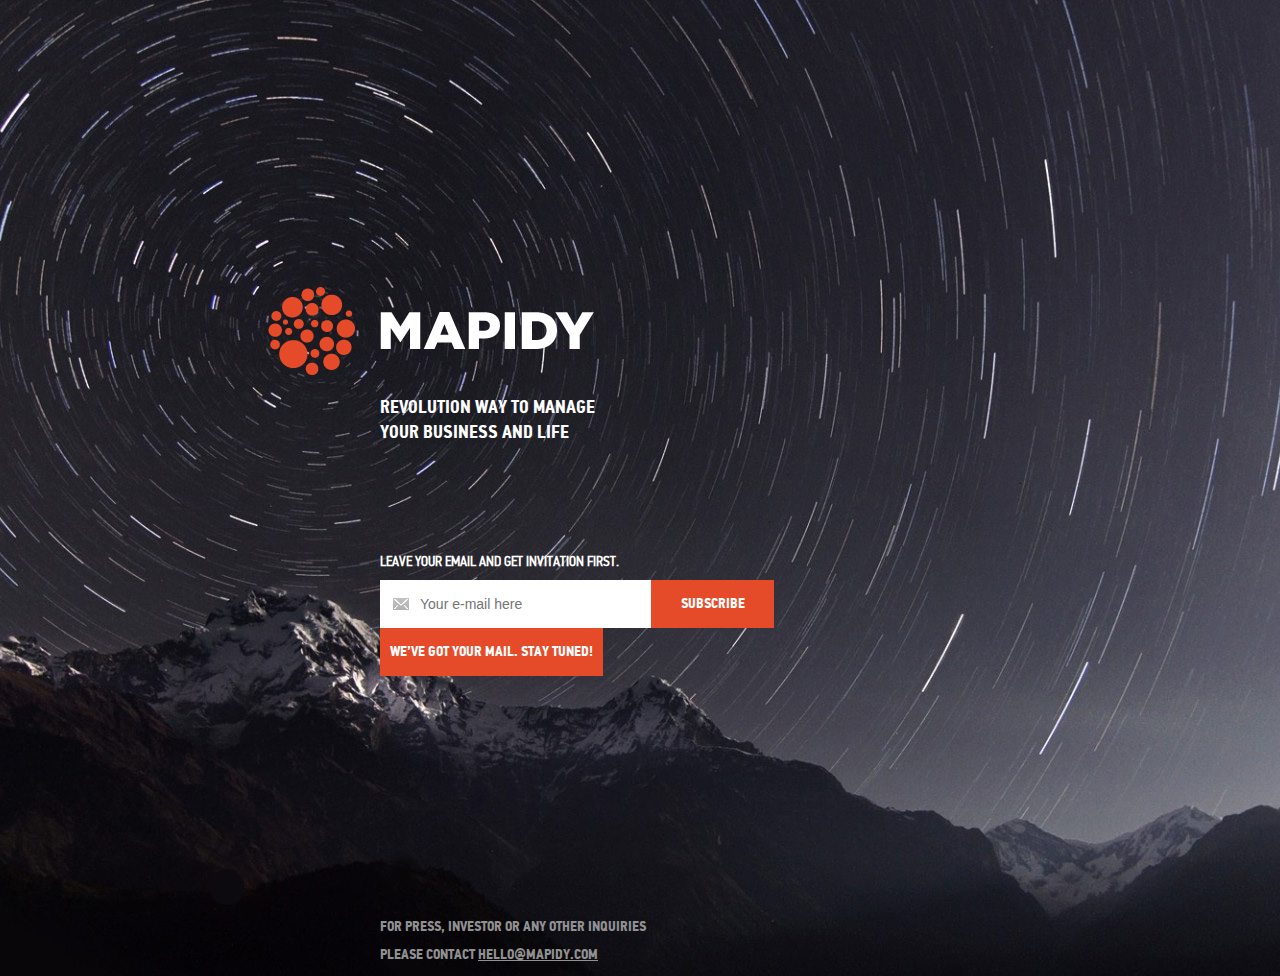
<file: index.html>
<!doctype html>
<!--[if lte IE 8]><html class="lteie8"><![endif]-->
<!--[if gt IE 8]><!--><html><!--<![endif]-->
<head>
	<meta charset="utf-8">
	<title>Template</title>
	<meta name="viewport" content="width=device-width"/>
	<link rel="stylesheet" media="screen" href="css/screen.css" >
	<script src="js/jquery.tools.min.js"></script>
	<script src="chosen/chosen.jquery.js"></script>
	<script src="js/common.js"></script>
</head>
<body class="splash">
<!-- BEGIN .out -->
<div class="out">
	<!-- BEGIN .topper -->
	<div class="topper">
		<h1 class="logo"><a href="#">Mapidy</a></h1>
		<p class="topper__slogan">Revolution way to manage<br> your business and life</p>
	</div>
	<!-- /.topper -->
	<!-- BEGIN .main -->
	<div class="main">
		<!-- BEGIN .subscribe -->
		<div class="subscribe">
			<div class="subscribe__form">
				<div class="subscribe__text">Leave your email and get invitation first.</div>
				<input type="email" placeholder="Your e-mail here" class="subscribe__input">
				<input type="submit" class="subscribe__submit" value="Subscribe">
				<i class="icon icon_mail"></i>
			</div>
			<div class="subscribe__gotmail">We’ve got your mail. Stay tuned!</div>
		</div>
		<!-- /.subscribe -->
	</div>
	<!-- /.main -->
	<!-- BEGIN .feedback -->
	<div class="feedback">
		<p>For press, investor or any other inquiries</p>
		<p>please contact <a href="#">hello@mapidy.com</a></p>
	</div>
	<!-- /.feedback -->
</div>
<!-- /.out -->
</body>
</html>
</file>
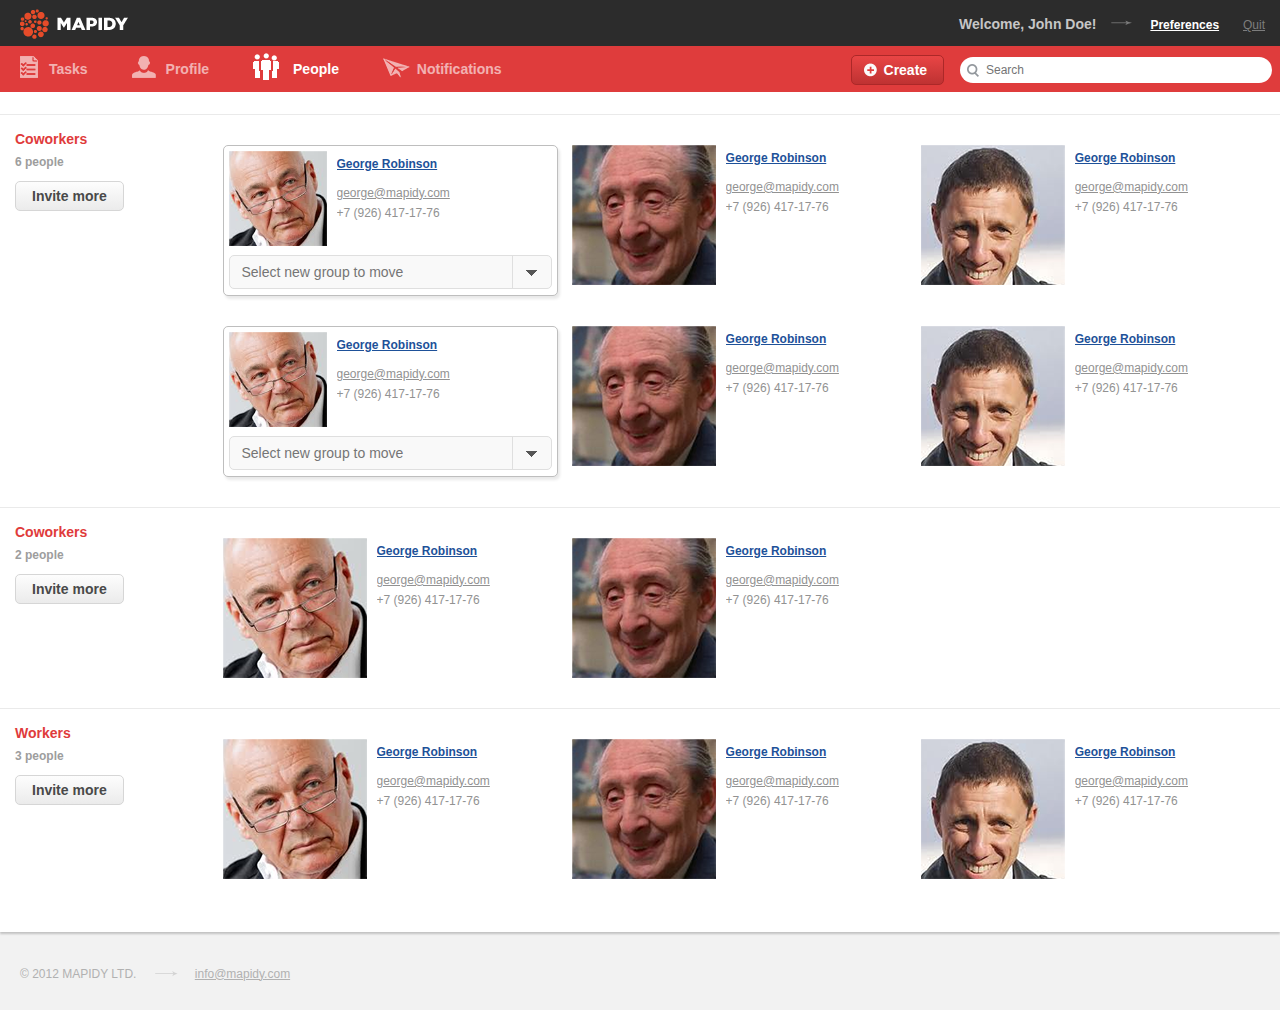
<file: people_list.html>
<!doctype html>
<!--[if lte IE 8]><html class="lteie8"><![endif]-->
<!--[if gt IE 8]><!--><html><!--<![endif]-->
<head>
	<meta charset="utf-8">
	<title>Template</title>
	<meta name="viewport" content="width=device-width"/>
	<link rel="stylesheet" media="screen" href="css/screen.css" >
	<script src="js/jquery.tools.min.js"></script>
	<script src="chosen/chosen.jquery.js"></script>
	<script src="js/common.js"></script>
</head>
<body>
	<!-- BEGIN .header -->
	<div class="header">
		<div class="header__holder">
			<h1 class="header__logo" title="Mapidy"><a href="#">Mapidy</a></h1>
			<div class="header__profile">
				<div class="header__user">Welcome, John Doe!</div>
				<div class="header__preferences"><a href="#">Preferences</a></div>
				<div class="header__quit"><a href="#">Quit</a></div>
			</div>
		</div>
	</div>
	<!-- /.header -->
	<!-- BEGIN .panel -->
	<div class="panel">
		<div class="panel__holder">
			<div class="panel__nav">
				<ul>
					<li><a href="#"><i class="icon icon_tasks"></i>Tasks</a></li>
					<li><a href="#"><i class="icon icon_profile"></i>Profile</a></li>
					<li class="is-active"><a href="#"><i class="icon icon_people"></i>People</a></li>
					<li><a href="#"><i class="icon icon_notifications"></i>Notifications</a></li>
				</ul>
			</div>
			<div class="panel__tools">
				<div class="panel__button js-drop">
					<button type="submit" class="btn btn_red"><i class="icon icon_create"></i>Create</button>
					<div class="panel__button-dropdown js-dropdown">
						<ul>
							<li><a href="#">New task</a></li>
							<li><a href="#">New canban board</a></li>
							<li><a href="#">New people group</a></li>
						</ul>
					</div>
				</div>
				<div class="panel__search">
					<i class="icon icon_search"></i><input type="text" placeholder="Search" class="panel__input">
				</div>
			</div>
		</div>
	</div>
	<!-- /.panel -->
	<!-- BEGIN .page -->
	<div class="page">
			<div class="l l-main">
				<div class="l-main__holder">
					<div class="people">
						<div class="people__row">
							<div class="people__col people__left">
								<h3 class="people__title">Coworkers</h3>
								<div class="people__number">6 people</div>
								<div class="people__button">
									<button type="submit"  class="btn btn_grey js-invite">Invite more</button>
									<div class="people__invite js-invite-drop">
										<div class="people__invite-holder">
											<input type="email" class="input_text" placeholder="E-mail adresses, separated by commas" value="">
											<button type="submit" class="btn btn_grey">Send invitations</button>
											<button class="btn btn_clear">Cancel</button>
										</div>
									</div>
								</div>
							</div>
							<div class="people__col">
								<ul class="people__list">
									<li class="people__item is-active">
										<div class="people__metadata">
											<div class="people__userpic"><a href="#"><img src="img/userpic1.png"></a></div>
											<div class="people__userinfo">
												<p class="people__name"><a href="#">George Robinson</a></p>
												<p><a href="#">george@mapidy.com</a></p>
												<p>+7 (926) 417-17-76</p>
											</div>
										</div>
										<div class="people__select">
											<div class="select">
												<div class="select__icon"><i></i></div>
												<select>
													<option value="">Select new group to move</option>
													<option value="">Select new group to move</option>
													<option value="">Select new group to move</option>
													<option value="">Select new group to move</option>
													<option value="">Select new group to move</option>
												</select>
												<input type="text" class="select__value" placeholder="Select new group to move" value="">
											</div>
										</div>
									</li>
									<li class="people__item">
										<div class="people__metadata">
											<div class="people__userpic"><a href="#"><img src="img/userpic2.png"></a></div>
											<div class="people__userinfo">
												<p class="people__name"><a href="#">George Robinson</a></p>
												<p><a href="#">george@mapidy.com</a></p>
												<p>+7 (926) 417-17-76</p>
											</div>
										</div>
										<div class="people__select">
											<div class="select">
												<div class="select__icon"><i></i></div>
												<select>
													<option value="">Select new group to move</option>
													<option value="">Select new group to move</option>
													<option value="">Select new group to move</option>
													<option value="">Select new group to move</option>
													<option value="">Select new group to move</option>
												</select>
												<input type="text" class="select__value" placeholder="Select new group to move" value="">
											</div>
										</div>
									</li>
									<li class="people__item">
										<div class="people__metadata">
											<div class="people__userpic"><a href="#"><img src="img/userpic3.png"></a></div>
											<div class="people__userinfo">
												<p class="people__name"><a href="#">George Robinson</a></p>
												<p><a href="#">george@mapidy.com</a></p>
												<p>+7 (926) 417-17-76</p>
											</div>
										</div>
										<div class="people__select">
											<div class="select">
												<div class="select__icon"><i></i></div>
												<select>
													<option value="">Select new group to move</option>
													<option value="">Select new group to move</option>
													<option value="">Select new group to move</option>
													<option value="">Select new group to move</option>
													<option value="">Select new group to move</option>
												</select>
												<input type="text" class="select__value" placeholder="Select new group to move" value="">
											</div>
										</div>
									</li>
									<li class="people__item is-active">
										<div class="people__metadata">
											<div class="people__userpic"><a href="#"><img src="img/userpic1.png"></a></div>
											<div class="people__userinfo">
												<p class="people__name"><a href="#">George Robinson</a></p>
												<p><a href="#">george@mapidy.com</a></p>
												<p>+7 (926) 417-17-76</p>
											</div>
										</div>
										<div class="people__select">
											<div class="select">
												<div class="select__icon"><i></i></div>
												<select>
													<option value="">Select new group to move</option>
													<option value="">Select new group to move</option>
													<option value="">Select new group to move</option>
													<option value="">Select new group to move</option>
													<option value="">Select new group to move</option>
												</select>
												<input type="text" class="select__value" placeholder="Select new group to move" value="">
											</div>
										</div>
									</li>
									<li class="people__item">
										<div class="people__metadata">
											<div class="people__userpic"><a href="#"><img src="img/userpic2.png"></a></div>
											<div class="people__userinfo">
												<p class="people__name"><a href="#">George Robinson</a></p>
												<p><a href="#">george@mapidy.com</a></p>
												<p>+7 (926) 417-17-76</p>
											</div>
										</div>
										<div class="people__select">
											<div class="select">
												<div class="select__icon"><i></i></div>
												<select>
													<option value="">Select new group to move</option>
													<option value="">Select new group to move</option>
													<option value="">Select new group to move</option>
													<option value="">Select new group to move</option>
													<option value="">Select new group to move</option>
												</select>
												<input type="text" class="select__value" placeholder="Select new group to move" value="">
											</div>
										</div>
									</li>
									<li class="people__item">
										<div class="people__metadata">
											<div class="people__userpic"><a href="#"><img src="img/userpic3.png"></a></div>
											<div class="people__userinfo">
												<p class="people__name"><a href="#">George Robinson</a></p>
												<p><a href="#">george@mapidy.com</a></p>
												<p>+7 (926) 417-17-76</p>
											</div>
										</div>
										<div class="people__select">
											<div class="select">
												<div class="select__icon"><i></i></div>
												<select>
													<option value="">Select new group to move</option>
													<option value="">Select new group to move</option>
													<option value="">Select new group to move</option>
													<option value="">Select new group to move</option>
													<option value="">Select new group to move</option>
												</select>
												<input type="text" class="select__value" placeholder="Select new group to move" value="">
											</div>
										</div>
									</li>
								</ul>
							</div>
						</div>
						<div class="people__row">
							<div class="people__col people__left">
								<h3 class="people__title">Coworkers</h3>
								<div class="people__number">2 people</div>
								<div class="people__button">
									<button type="submit"  class="btn btn_grey js-invite">Invite more</button>
									<div class="people__invite js-invite-drop">
										<div class="people__invite-holder">
											<input type="email" class="input_text" placeholder="E-mail adresses, separated by commas" value="">
											<button type="submit" class="btn btn_grey">Send invitations</button>
											<button class="btn btn_clear">Cancel</button>
										</div>
									</div>
								</div>
							</div>
							<div class="people__col">
								<ul class="people__list">
									<li class="people__item">
										<div class="people__metadata">
											<div class="people__userpic"><a href="#"><img src="img/userpic1.png"></a></div>
											<div class="people__userinfo">
												<p class="people__name"><a href="#">George Robinson</a></p>
												<p><a href="#">george@mapidy.com</a></p>
												<p>+7 (926) 417-17-76</p>
											</div>
										</div>
										<div class="people__select">
											<div class="select">
												<div class="select__icon"><i></i></div>
												<select>
													<option value="">Select new group to move</option>
													<option value="">Select new group to move</option>
													<option value="">Select new group to move</option>
													<option value="">Select new group to move</option>
													<option value="">Select new group to move</option>
												</select>
												<input type="text" class="select__value" placeholder="Select new group to move" value="">
											</div>
										</div>
									</li>
									<li class="people__item">
										<div class="people__metadata">
											<div class="people__userpic"><a href="#"><img src="img/userpic2.png"></a></div>
											<div class="people__userinfo">
												<p class="people__name"><a href="#">George Robinson</a></p>
												<p><a href="#">george@mapidy.com</a></p>
												<p>+7 (926) 417-17-76</p>
											</div>
										</div>
										<div class="people__select">
											<div class="select">
												<div class="select__icon"><i></i></div>
												<select>
													<option value="">Select new group to move</option>
													<option value="">Select new group to move</option>
													<option value="">Select new group to move</option>
													<option value="">Select new group to move</option>
													<option value="">Select new group to move</option>
												</select>
												<input type="text" class="select__value" placeholder="Select new group to move" value="">
											</div>
										</div>
									</li>
								</ul>
							</div>
						</div>
						<div class="people__row">
							<div class="people__col people__left">
								<h3 class="people__title">Workers</h3>
								<div class="people__number">3 people</div>
								<div class="people__button">
									<button type="submit" class="btn btn_grey js-invite">Invite more</button>
									<div class="people__invite js-invite-drop">
										<div class="people__invite-holder">
											<input type="email" class="input_text" placeholder="E-mail adresses, separated by commas" value="">
											<button type="submit" class="btn btn_grey">Send invitations</button>
											<button class="btn btn_clear">Cancel</button>
										</div>
									</div>
								</div>
							</div>
							<div class="people__col">
								<ul class="people__list">
									<li class="people__item">
										<div class="people__metadata">
											<div class="people__userpic"><a href="#"><img src="img/userpic1.png"></a></div>
											<div class="people__userinfo">
												<p class="people__name"><a href="#">George Robinson</a></p>
												<p><a href="#">george@mapidy.com</a></p>
												<p>+7 (926) 417-17-76</p>
											</div>
										</div>
										<div class="people__select">
											<div class="select">
												<div class="select__icon"><i></i></div>
												<select>
													<option value="">Select new group to move</option>
													<option value="">Select new group to move</option>
													<option value="">Select new group to move</option>
													<option value="">Select new group to move</option>
													<option value="">Select new group to move</option>
												</select>
												<input type="text" class="select__value" placeholder="Select new group to move" value="">
											</div>
										</div>
									</li>
									<li class="people__item">
										<div class="people__metadata">
											<div class="people__userpic"><a href="#"><img src="img/userpic2.png"></a></div>
											<div class="people__userinfo">
												<p class="people__name"><a href="#">George Robinson</a></p>
												<p><a href="#">george@mapidy.com</a></p>
												<p>+7 (926) 417-17-76</p>
											</div>
										</div>
										<div class="people__select">
											<div class="select">
												<div class="select__icon"><i></i></div>
												<select>
													<option value="">Select new group to move</option>
													<option value="">Select new group to move</option>
													<option value="">Select new group to move</option>
													<option value="">Select new group to move</option>
													<option value="">Select new group to move</option>
												</select>
												<input type="text" class="select__value" placeholder="Select new group to move" value="">
											</div>
										</div>
									</li>
									<li class="people__item">
										<div class="people__metadata">
											<div class="people__userpic"><a href="#"><img src="img/userpic3.png"></a></div>
											<div class="people__userinfo">
												<p class="people__name"><a href="#">George Robinson</a></p>
												<p><a href="#">george@mapidy.com</a></p>
												<p>+7 (926) 417-17-76</p>
											</div>
										</div>
										<div class="people__select">
											<div class="select">
												<div class="select__icon"><i></i></div>
												<select>
													<option value="">Select new group to move</option>
													<option value="">Select new group to move</option>
													<option value="">Select new group to move</option>
													<option value="">Select new group to move</option>
													<option value="">Select new group to move</option>
												</select>
												<input type="text" class="select__value" placeholder="Select new group to move" value="">
											</div>
										</div>
									</li>
								</ul>
							</div>
						</div>
					</div>
				</div>
			</div>
	</div>
	<!-- /.page -->
	<!-- BEGIN .footer -->
	<div class="footer">
		<div class="footer__holder">
			<p>
				<span class="footer__copyright">© 2012 MAPIDY LTD.</span>
				<a href="mailto:info@mapidy.com">info@mapidy.com</a>
			</p>
		</div>
	</div>
	<!-- /.footer -->
</body>
</html>
</file>
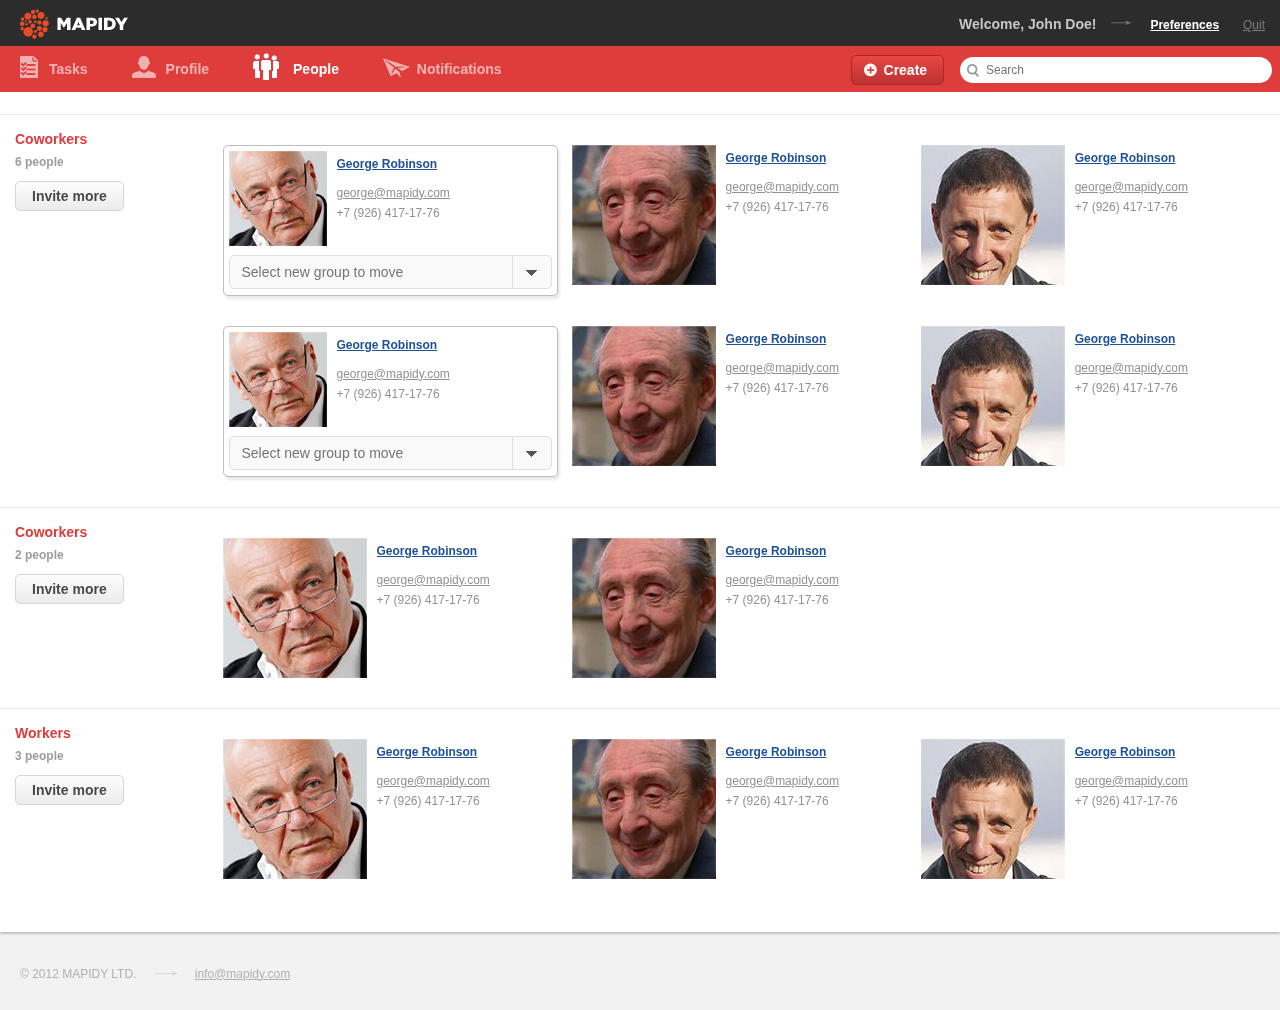
<file: people_popup.html>
<!doctype html>
<!--[if lte IE 8]><html class="lteie8"><![endif]-->
<!--[if gt IE 8]><!--><html><!--<![endif]-->
<head>
	<meta charset="utf-8">
	<title>Template</title>
	<meta name="viewport" content="width=device-width"/>
	<link rel="stylesheet" media="screen" href="css/screen.css" >
	<script src="js/jquery.tools.min.js"></script>
	<script src="chosen/chosen.jquery.js"></script>
	<script src="js/common.js"></script>
</head>
<body>
	<!-- BEGIN .header -->
	<div class="header">
		<div class="header__holder">
			<h1 class="header__logo" title="Mapidy"><a href="#">Mapidy</a></h1>
			<div class="header__profile">
				<div class="header__user">Welcome, John Doe!</div>
				<div class="header__preferences"><a href="#">Preferences</a></div>
				<div class="header__quit"><a href="#">Quit</a></div>
			</div>
		</div>
	</div>
	<!-- /.header -->
	<!-- BEGIN .panel -->
	<div class="panel">
		<div class="panel__holder">
			<div class="panel__nav">
				<ul>
					<li><a href="#"><i class="icon icon_tasks"></i>Tasks</a></li>
					<li><a href="#"><i class="icon icon_profile"></i>Profile</a></li>
					<li class="is-active"><a href="#"><i class="icon icon_people"></i>People</a></li>
					<li><a href="#"><i class="icon icon_notifications"></i>Notifications</a></li>
				</ul>
			</div>
			<div class="panel__tools">
				<div class="panel__button js-drop">
					<button type="submit" class="btn btn_red"><i class="icon icon_create"></i>Create</button>
					<div class="panel__button-dropdown js-dropdown">
						<ul>
							<li><a href="#">New task</a></li>
							<li><a href="#">New canban board</a></li>
							<li><a href="#">New people group</a></li>
						</ul>
					</div>
				</div>
				<div class="panel__search">
					<i class="icon icon_search"></i><input type="text" placeholder="Search" class="panel__input">
				</div>
			</div>
		</div>
	</div>
	<!-- /.panel -->
	<!-- BEGIN .page -->
	<div class="page">
			<div class="l l-main">
				<div class="l-main__holder">
					<div class="people">
						<div class="people__row">
							<div class="people__col people__left">
								<h3 class="people__title">Coworkers</h3>
								<div class="people__number">6 people</div>
								<div class="people__button">
									<button type="submit"  class="btn btn_grey js-invite">Invite more</button>
									<div class="people__invite js-invite-drop">
										<div class="people__invite-holder">
											<input type="email" class="input_text" placeholder="E-mail adresses, separated by commas" value="">
											<button type="submit" class="btn btn_grey">Send invitations</button>
											<button class="btn btn_clear">Cancel</button>
										</div>
									</div>
								</div>
							</div>
							<div class="people__col">
								<ul class="people__list">
									<li class="people__item is-active">
										<div class="people__metadata">
											<div class="people__userpic"><a href="#"><img src="img/userpic1.png"></a></div>
											<div class="people__userinfo">
												<p class="people__name"><a href="#">George Robinson</a></p>
												<p><a href="#">george@mapidy.com</a></p>
												<p>+7 (926) 417-17-76</p>
											</div>
										</div>
										<div class="people__select">
											<div class="select">
												<div class="select__icon"><i></i></div>
												<select>
													<option value="">Select new group to move</option>
													<option value="">Select new group to move</option>
													<option value="">Select new group to move</option>
													<option value="">Select new group to move</option>
													<option value="">Select new group to move</option>
												</select>
												<input type="text" class="select__value" placeholder="Select new group to move" value="">
											</div>
										</div>
									</li>
									<li class="people__item">
										<div class="people__metadata">
											<div class="people__userpic"><a href="#"><img src="img/userpic2.png"></a></div>
											<div class="people__userinfo">
												<p class="people__name"><a href="#">George Robinson</a></p>
												<p><a href="#">george@mapidy.com</a></p>
												<p>+7 (926) 417-17-76</p>
											</div>
										</div>
										<div class="people__select">
											<div class="select">
												<div class="select__icon"><i></i></div>
												<select>
													<option value="">Select new group to move</option>
													<option value="">Select new group to move</option>
													<option value="">Select new group to move</option>
													<option value="">Select new group to move</option>
													<option value="">Select new group to move</option>
												</select>
												<input type="text" class="select__value" placeholder="Select new group to move" value="">
											</div>
										</div>
									</li>
									<li class="people__item">
										<div class="people__metadata">
											<div class="people__userpic"><a href="#"><img src="img/userpic3.png"></a></div>
											<div class="people__userinfo">
												<p class="people__name"><a href="#">George Robinson</a></p>
												<p><a href="#">george@mapidy.com</a></p>
												<p>+7 (926) 417-17-76</p>
											</div>
										</div>
										<div class="people__select">
											<div class="select">
												<div class="select__icon"><i></i></div>
												<select>
													<option value="">Select new group to move</option>
													<option value="">Select new group to move</option>
													<option value="">Select new group to move</option>
													<option value="">Select new group to move</option>
													<option value="">Select new group to move</option>
												</select>
												<input type="text" class="select__value" placeholder="Select new group to move" value="">
											</div>
										</div>
									</li>
									<li class="people__item is-active">
										<div class="people__metadata">
											<div class="people__userpic"><a href="#"><img src="img/userpic1.png"></a></div>
											<div class="people__userinfo">
												<p class="people__name"><a href="#">George Robinson</a></p>
												<p><a href="#">george@mapidy.com</a></p>
												<p>+7 (926) 417-17-76</p>
											</div>
										</div>
										<div class="people__select">
											<div class="select">
												<div class="select__icon"><i></i></div>
												<select>
													<option value="">Select new group to move</option>
													<option value="">Select new group to move</option>
													<option value="">Select new group to move</option>
													<option value="">Select new group to move</option>
													<option value="">Select new group to move</option>
												</select>
												<input type="text" class="select__value" placeholder="Select new group to move" value="">
											</div>
										</div>
									</li>
									<li class="people__item">
										<div class="people__metadata">
											<div class="people__userpic"><a href="#"><img src="img/userpic2.png"></a></div>
											<div class="people__userinfo">
												<p class="people__name"><a href="#">George Robinson</a></p>
												<p><a href="#">george@mapidy.com</a></p>
												<p>+7 (926) 417-17-76</p>
											</div>
										</div>
										<div class="people__select">
											<div class="select">
												<div class="select__icon"><i></i></div>
												<select>
													<option value="">Select new group to move</option>
													<option value="">Select new group to move</option>
													<option value="">Select new group to move</option>
													<option value="">Select new group to move</option>
													<option value="">Select new group to move</option>
												</select>
												<input type="text" class="select__value" placeholder="Select new group to move" value="">
											</div>
										</div>
									</li>
									<li class="people__item">
										<div class="people__metadata">
											<div class="people__userpic"><a href="#"><img src="img/userpic3.png"></a></div>
											<div class="people__userinfo">
												<p class="people__name"><a href="#">George Robinson</a></p>
												<p><a href="#">george@mapidy.com</a></p>
												<p>+7 (926) 417-17-76</p>
											</div>
										</div>
										<div class="people__select">
											<div class="select">
												<div class="select__icon"><i></i></div>
												<select>
													<option value="">Select new group to move</option>
													<option value="">Select new group to move</option>
													<option value="">Select new group to move</option>
													<option value="">Select new group to move</option>
													<option value="">Select new group to move</option>
												</select>
												<input type="text" class="select__value" placeholder="Select new group to move" value="">
											</div>
										</div>
									</li>
								</ul>
							</div>
						</div>
						<div class="people__row">
							<div class="people__col people__left">
								<h3 class="people__title">Coworkers</h3>
								<div class="people__number">2 people</div>
								<div class="people__button">
									<button type="submit"  class="btn btn_grey js-invite">Invite more</button>
									<div class="people__invite js-invite-drop">
										<div class="people__invite-holder">
											<input type="email" class="input_text" placeholder="E-mail adresses, separated by commas" value="">
											<button type="submit" class="btn btn_grey">Send invitations</button>
											<button class="btn btn_clear">Cancel</button>
										</div>
									</div>
								</div>
							</div>
							<div class="people__col">
								<ul class="people__list">
									<li class="people__item">
										<div class="people__metadata">
											<div class="people__userpic"><a href="#"><img src="img/userpic1.png"></a></div>
											<div class="people__userinfo">
												<p class="people__name"><a href="#">George Robinson</a></p>
												<p><a href="#">george@mapidy.com</a></p>
												<p>+7 (926) 417-17-76</p>
											</div>
										</div>
										<div class="people__select">
											<div class="select">
												<div class="select__icon"><i></i></div>
												<select>
													<option value="">Select new group to move</option>
													<option value="">Select new group to move</option>
													<option value="">Select new group to move</option>
													<option value="">Select new group to move</option>
													<option value="">Select new group to move</option>
												</select>
												<input type="text" class="select__value" placeholder="Select new group to move" value="">
											</div>
										</div>
									</li>
									<li class="people__item">
										<div class="people__metadata">
											<div class="people__userpic"><a href="#"><img src="img/userpic2.png"></a></div>
											<div class="people__userinfo">
												<p class="people__name"><a href="#">George Robinson</a></p>
												<p><a href="#">george@mapidy.com</a></p>
												<p>+7 (926) 417-17-76</p>
											</div>
										</div>
										<div class="people__select">
											<div class="select">
												<div class="select__icon"><i></i></div>
												<select>
													<option value="">Select new group to move</option>
													<option value="">Select new group to move</option>
													<option value="">Select new group to move</option>
													<option value="">Select new group to move</option>
													<option value="">Select new group to move</option>
												</select>
												<input type="text" class="select__value" placeholder="Select new group to move" value="">
											</div>
										</div>
									</li>
								</ul>
							</div>
						</div>
						<div class="people__row">
							<div class="people__col people__left">
								<h3 class="people__title">Workers</h3>
								<div class="people__number">3 people</div>
								<div class="people__button">
									<button type="submit" class="btn btn_grey js-invite">Invite more</button>
									<div class="people__invite js-invite-drop">
										<div class="people__invite-holder">
											<input type="email" class="input_text" placeholder="E-mail adresses, separated by commas" value="">
											<button type="submit" class="btn btn_grey">Send invitations</button>
											<button class="btn btn_clear">Cancel</button>
										</div>
									</div>
								</div>
							</div>
							<div class="people__col">
								<ul class="people__list">
									<li class="people__item">
										<div class="people__metadata">
											<div class="people__userpic"><a href="#"><img src="img/userpic1.png"></a></div>
											<div class="people__userinfo">
												<p class="people__name"><a href="#">George Robinson</a></p>
												<p><a href="#">george@mapidy.com</a></p>
												<p>+7 (926) 417-17-76</p>
											</div>
										</div>
										<div class="people__select">
											<div class="select">
												<div class="select__icon"><i></i></div>
												<select>
													<option value="">Select new group to move</option>
													<option value="">Select new group to move</option>
													<option value="">Select new group to move</option>
													<option value="">Select new group to move</option>
													<option value="">Select new group to move</option>
												</select>
												<input type="text" class="select__value" placeholder="Select new group to move" value="">
											</div>
										</div>
									</li>
									<li class="people__item">
										<div class="people__metadata">
											<div class="people__userpic"><a href="#"><img src="img/userpic2.png"></a></div>
											<div class="people__userinfo">
												<p class="people__name"><a href="#">George Robinson</a></p>
												<p><a href="#">george@mapidy.com</a></p>
												<p>+7 (926) 417-17-76</p>
											</div>
										</div>
										<div class="people__select">
											<div class="select">
												<div class="select__icon"><i></i></div>
												<select>
													<option value="">Select new group to move</option>
													<option value="">Select new group to move</option>
													<option value="">Select new group to move</option>
													<option value="">Select new group to move</option>
													<option value="">Select new group to move</option>
												</select>
												<input type="text" class="select__value" placeholder="Select new group to move" value="">
											</div>
										</div>
									</li>
									<li class="people__item">
										<div class="people__metadata">
											<div class="people__userpic"><a href="#"><img src="img/userpic3.png"></a></div>
											<div class="people__userinfo">
												<p class="people__name"><a href="#">George Robinson</a></p>
												<p><a href="#">george@mapidy.com</a></p>
												<p>+7 (926) 417-17-76</p>
											</div>
										</div>
										<div class="people__select">
											<div class="select">
												<div class="select__icon"><i></i></div>
												<select>
													<option value="">Select new group to move</option>
													<option value="">Select new group to move</option>
													<option value="">Select new group to move</option>
													<option value="">Select new group to move</option>
													<option value="">Select new group to move</option>
												</select>
												<input type="text" class="select__value" placeholder="Select new group to move" value="">
											</div>
										</div>
									</li>
								</ul>
							</div>
						</div>
					</div>
				</div>
			</div>
	</div>
	<!-- /.page -->
	<!-- BEGIN .footer -->
	<div class="footer">
		<div class="footer__holder">
			<p>
				<span class="footer__copyright">© 2012 MAPIDY LTD.</span>
				<a href="mailto:info@mapidy.com">info@mapidy.com</a>
			</p>
		</div>
	</div>
	<!-- /.footer -->

	<!-- BEGIN  popup-->
	<div class="overlay "></div>
	<div class="popup">
		<div class="popup__close">
			<button><i class="icon icon_close"></i>Close</button>
		</div>
		<div class="popup__header">
			<h2 class="popup__title"># Sending invitations</h2>
		</div>
		<div class="popup__content">
			Invitations to group “Coworkers” for adresses:
			<span class="popup__emails">bill@microsoft.com, steve@apple.com</span>
			was succesfully sent.
		</div>
		<div class="popup__bottom">
			<button type="submit" class="btn btn_grey">Continue</button>
		</div>
	</div>
	<!-- END popup-->
</body>
</html>
</file>
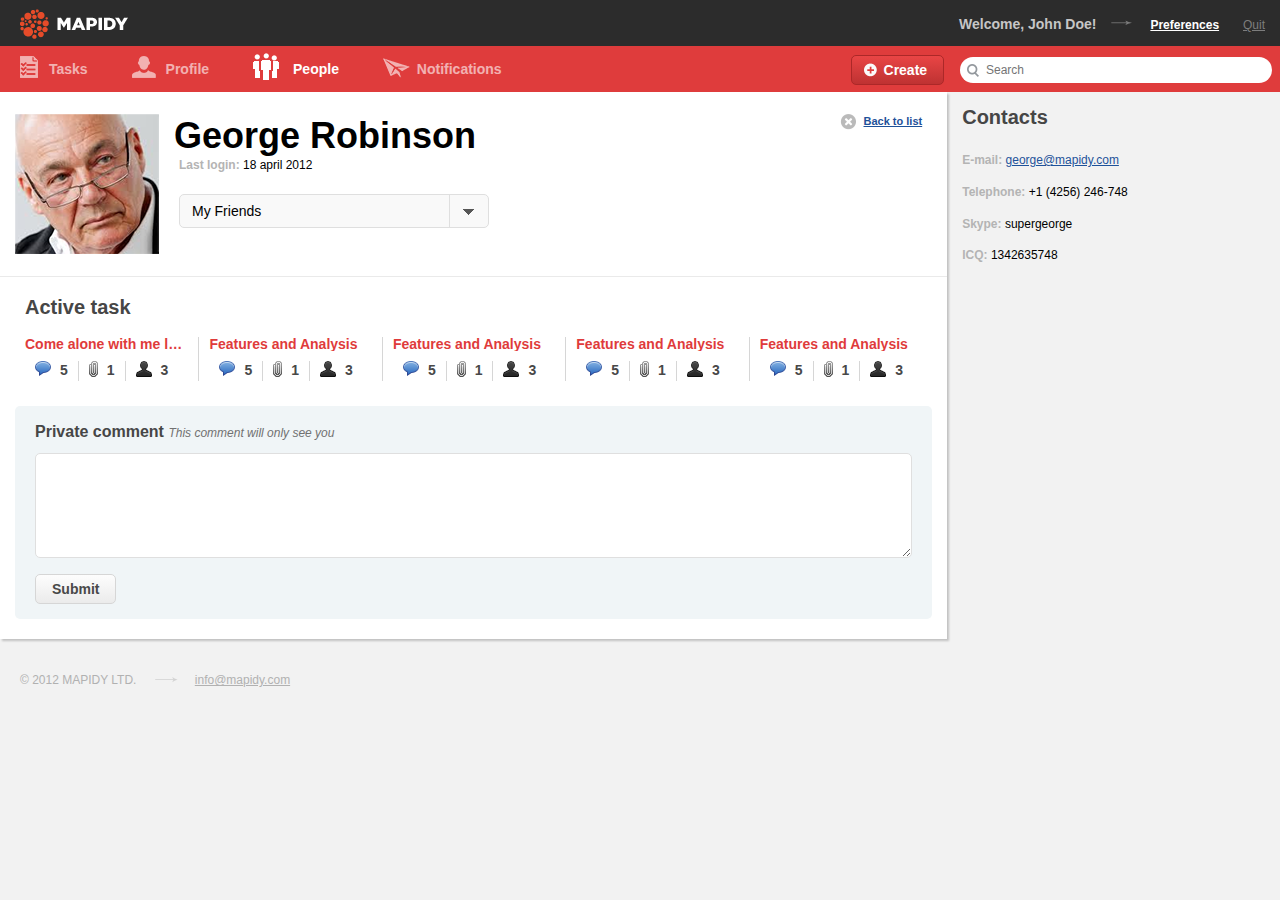
<file: people_profile.html>
<!doctype html>
<!--[if lte IE 8]><html class="lteie8"><![endif]-->
<!--[if gt IE 8]><!--><html><!--<![endif]-->
<head>
	<meta charset="utf-8">
	<title>Template</title>
	<meta name="viewport" content="width=device-width"/>
	<link rel="stylesheet" media="screen" href="css/screen.css" >
	<script src="js/jquery.tools.min.js"></script>
	<script src="chosen/chosen.jquery.js"></script>
	<script src="js/common.js"></script>
</head>
<body>
	<!-- BEGIN .header -->
	<div class="header">
		<div class="header__holder">
			<h1 class="header__logo" title="Mapidy"><a href="#">Mapidy</a></h1>
			<div class="header__profile">
				<div class="header__user">Welcome, John Doe!</div>
				<div class="header__preferences"><a href="#">Preferences</a></div>
				<div class="header__quit"><a href="#">Quit</a></div>
			</div>
		</div>
	</div>
	<!-- /.header -->
	<!-- BEGIN .panel -->
	<div class="panel">
		<div class="panel__holder">
			<div class="panel__nav">
				<ul>
					<li><a href="#"><i class="icon icon_tasks"></i>Tasks</a></li>
					<li><a href="#"><i class="icon icon_profile"></i>Profile</a></li>
					<li class="is-active"><a href="#"><i class="icon icon_people"></i>People</a></li>
					<li><a href="#"><i class="icon icon_notifications"></i>Notifications</a></li>
				</ul>
			</div>
			<div class="panel__tools">
				<div class="panel__button js-drop">
					<button type="submit" class="btn btn_red"><i class="icon icon_create"></i>Create</button>
					<div class="panel__button-dropdown js-dropdown">
						<ul>
							<li><a href="#">New task</a></li>
							<li><a href="#">New canban board</a></li>
							<li><a href="#">New people group</a></li>
						</ul>
					</div>
				</div>
				<div class="panel__search">
					<i class="icon icon_search"></i><input type="text" placeholder="Search" class="panel__input">
				</div>
			</div>
		</div>
	</div>
	<!-- /.panel -->
	<!-- BEGIN .page -->
	<div class="page">
		<div class="page__holder">
			<div class="l">
				<div class="l-col1">
					<div class="people-profile">
						<div class="people-profile__topper">
								<button class="people-profile__button"><i class="icon icon_close2"></i>Back to list</button>
								<div class="people-profile__userpic">
									<img src="img/userpic1.png" alt="">
								</div>
								<div class="people-profile__user-info">
									<div class="people-profile__name">George Robinson</div>
									<div class="people-profile__last-login"><span>Last login:</span> 18 april 2012</div>
									<div class="people-profile__group">
										<div class="select">
											<div class="select__icon"><i></i></div>
											<select>
												<option value="">My Friends</option>
												<option value="">Teammates</option>
												<option value="">Coworkers</option>
												<option value="">Workers</option>
											</select>
											<input type="text" class="select__value" placeholder="" value="My Friends">
										</div>
									</div>
								</div>
						</div>
						<div class="people-profile__bottom">
							<div class="people-profile__tasks">
								<h1 class="title">Active task</h1>
								<ul class="people-profile__tasks-list">
									<li>
										<a href="#" class="people-profile__tasks-title">Come alone with me lalalalalalalala</a>
										<ul class="people-profile__tasks-meta">
											<li><a href="#"><i class="icon icon_comment"></i>5</a></li>
											<li><a href="#"><i class="icon icon_attach"></i>1</a></li>
											<li><a href="#"><i class="icon icon_user"></i>3</a></li>
										</ul>
									</li>
									<li>
										<a href="#" class="people-profile__tasks-title">Features and Analysis</a>
										<ul class="people-profile__tasks-meta">
											<li><a href="#"><i class="icon icon_comment"></i>5</a></li>
											<li><a href="#"><i class="icon icon_attach"></i>1</a></li>
											<li><a href="#"><i class="icon icon_user"></i>3</a></li>
										</ul>
									</li>
									<li>
										<a href="#" class="people-profile__tasks-title">Features and Analysis</a>
										<ul class="people-profile__tasks-meta">
											<li><a href="#"><i class="icon icon_comment"></i>5</a></li>
											<li><a href="#"><i class="icon icon_attach"></i>1</a></li>
											<li><a href="#"><i class="icon icon_user"></i>3</a></li>
										</ul>
									</li>
									<li>
										<a href="#" class="people-profile__tasks-title">Features and Analysis</a>
										<ul class="people-profile__tasks-meta">
											<li><a href="#"><i class="icon icon_comment"></i>5</a></li>
											<li><a href="#"><i class="icon icon_attach"></i>1</a></li>
											<li><a href="#"><i class="icon icon_user"></i>3</a></li>
										</ul>
									</li>
									<li>
										<a href="#" class="people-profile__tasks-title">Features and Analysis</a>
										<ul class="people-profile__tasks-meta">
											<li><a href="#"><i class="icon icon_comment"></i>5</a></li>
											<li><a href="#"><i class="icon icon_attach"></i>1</a></li>
											<li><a href="#"><i class="icon icon_user"></i>3</a></li>
										</ul>
									</li>
								</ul>
							</div>
							<div class="people-profile__note">
								<div class="people-profile__title">
									Private comment
									<span>This comment will only see you</span>
								</div>
								<div class="people-profile__textarea">
									<textarea></textarea>
								</div>
								<input type="submit" class="btn btn_grey" value="Submit">
							</div>
						</div>
					</div>
				</div>
				<div class="l-col2">
					<div class="l-col2__holder">
						<div class="people-sidebar">
							<h1 class="title">Contacts</h1>
							<div class="people-sidebar__info">
								<dl>
									<dt>E-mail:</dt>
									<dd><a href="#">george@mapidy.com</a></dd>
								</dl>
								<dl>
									<dt>Telephone:</dt>
									<dd>+1 (4256) 246-748</dd>
								</dl>
								<dl>
									<dt>Skype:</dt>
									<dd>supergeorge</dd>
								</dl>
								<dl>
									<dt>ICQ:</dt>
									<dd>1342635748</dd>
								</dl>
							</div>
						</div>
					</div>
				</div>
			</div>
		</div>
	</div>
	<!-- /.page -->
	<!-- BEGIN .footer -->
	<div class="footer">
		<div class="footer__holder">
			<p>
				<span class="footer__copyright">© 2012 MAPIDY LTD.</span>
				<a href="mailto:info@mapidy.com">info@mapidy.com</a>
			</p>
		</div>
	</div>
	<!-- /.footer -->
</body>
</html>
</file>
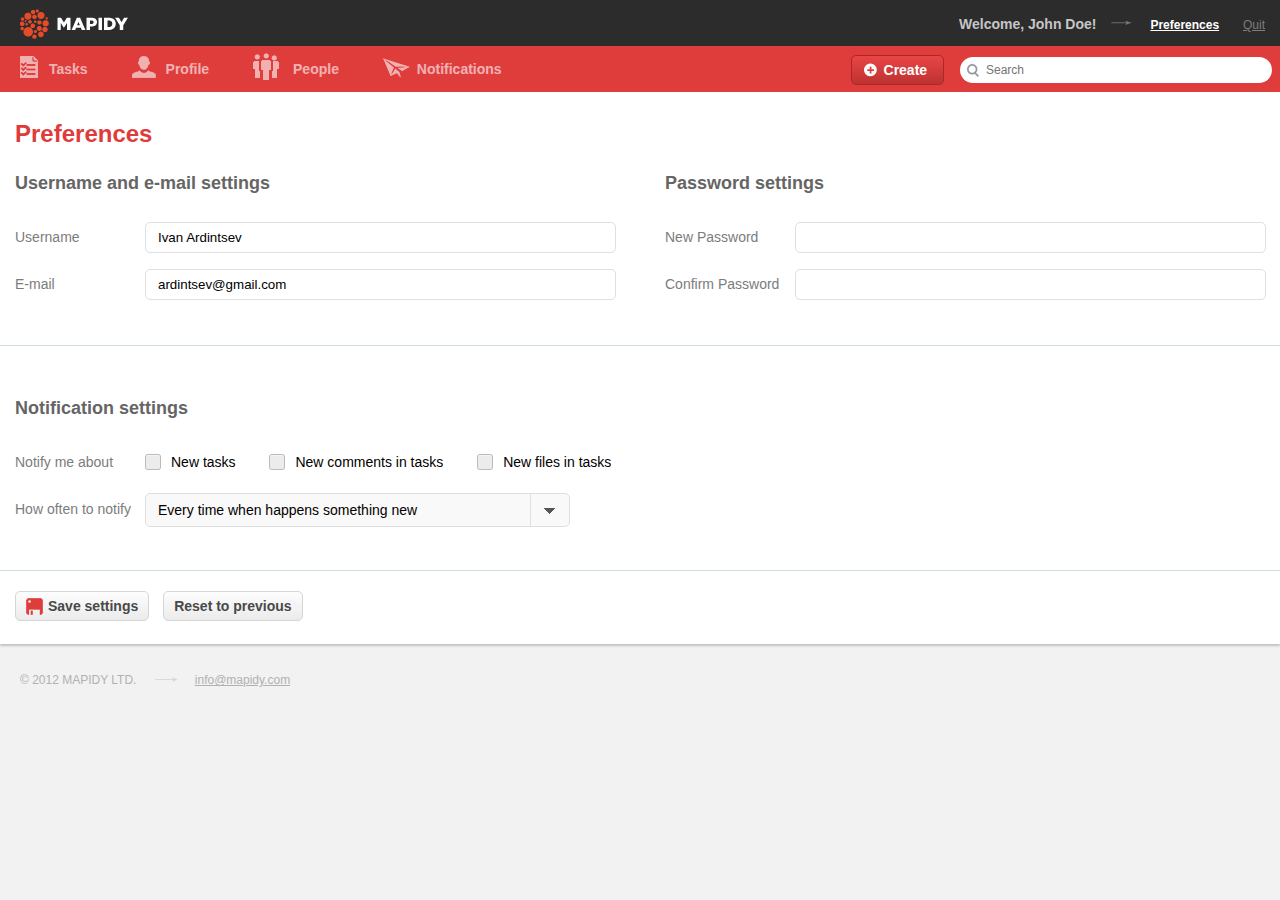
<file: preferences.html>
<!doctype html>
<!--[if lte IE 8]><html class="lteie8"><![endif]-->
<!--[if gt IE 8]><!--><html><!--<![endif]-->
<head>
	<meta charset="utf-8">
	<title>Template</title>
	<meta name="viewport" content="width=device-width"/>
	<link rel="stylesheet" media="screen" href="css/screen.css" >
	<script src="js/jquery.tools.min.js"></script>
	<script src="chosen/chosen.jquery.js"></script>
	<script src="js/common.js"></script>
</head>
<body>
	<!-- BEGIN .header -->
	<div class="header">
		<div class="header__holder">
			<h1 class="header__logo" title="Mapidy"><a href="#">Mapidy</a></h1>
			<div class="header__profile">
				<div class="header__user">Welcome, John Doe!</div>
				<div class="header__preferences"><a href="#">Preferences</a></div>
				<div class="header__quit"><a href="#">Quit</a></div>
			</div>
		</div>
	</div>
	<!-- /.header -->
	<!-- BEGIN .panel -->
	<div class="panel">
		<div class="panel__holder">
			<div class="panel__nav">
				<ul>
					<li><a href="#"><i class="icon icon_tasks"></i>Tasks</a></li>
					<li><a href="#"><i class="icon icon_profile"></i>Profile</a></li>
					<li><a href="#"><i class="icon icon_people"></i>People</a></li>
					<li><a href="#"><i class="icon icon_notifications"></i>Notifications</a></li>
				</ul>
			</div>
			<div class="panel__tools">
				<div class="panel__button js-drop">
					<button type="submit" class="btn btn_red"><i class="icon icon_create"></i>Create</button>
					<div class="panel__button-dropdown js-dropdown">
						<ul>
							<li><a href="#">New task</a></li>
							<li><a href="#">New canban board</a></li>
							<li><a href="#">New people group</a></li>
						</ul>
					</div>
				</div>
				<div class="panel__search">
					<i class="icon icon_search"></i><input type="text" placeholder="Search" class="panel__input">
				</div>
			</div>
		</div>
	</div>
	<!-- /.panel -->
	<!-- BEGIN .page -->
	<div class="page">
			<div class="l l-main">
				<div class="l-main__holder">
					<div class="preferences">
						<div class="preferences__row">
							<h1 class="title">Preferences</h1>
							<div class="preferences__col preferences__left">
								<h2 class="title2">Username and e-mail settings</h2>
								<label class="label">
									<div class="label__title">Username</div>
									<div class="label__field">
										<input type="text" class="input_text" placeholder="" value="Ivan Ardintsev">
									</div>
								</label>
								<label class="label">
									<div class="label__title">E-mail</div>
									<div class="label__field">
										<input type="email" class="input_text" placeholder="" value="ardintsev@gmail.com">
									</div>
								</label>
							</div>
							<div class="preferences__col preferences__right">
								<h2 class="title2">Password settings</h2>
								<label class="label">
									<div class="label__title">New Password</div>
									<div class="label__field">
										<input type="password" class="input_text" placeholder="" value="">
									</div>
								</label>
								<label class="label">
									<div class="label__title">Confirm Password</div>
									<div class="label__field">
										<input type="password" class="input_text" placeholder="" value="">
									</div>
								</label>
							</div>
						</div>
						<div class="preferences__row">
							<div class="title2">Notification settings</div>
							<label class="label">
								<div class="label__title">Notify me about</div>
								<div class="label__field">
									<label class="label_checkbox">
										<input class="input" type="checkbox"><i></i>New tasks
									</label>
									<label class="label_checkbox">
										<input class="input" type="checkbox"><i></i>New comments in tasks
									</label>
									<label class="label_checkbox">
										<input class="input" type="checkbox"><i></i>New files in tasks
									</label>
								</div>
							</label>
							<label class="label">
								<div class="label__title">How often to notify</div>
								<div class="label__field">
									<div class="select">
										<div class="select__icon"><i></i></div>
										<select>
											<option value="">Every time when happens something new</option>
											<option value="">Every time when happens something new</option>
											<option value="">Every time when happens something new</option>
											<option value="">Every time when happens something new</option>
											<option value="">Every time when happens something new</option>
											<option value="">Every time when happens something new</option>
											<option value="">Every time when happens something new</option>
										</select>
										<input type="text" class="select__value" placeholder="Every time when happens something new" value="Every time when happens something new">
									</div>
								</div>
							</label>
						</div>
						<div class="preferences__buttons">
							<button type="submit" class="btn btn_grey"><i class="icon icon_save"></i>Save settings</button>
							<button type="submit" class="btn btn_grey" value="">Reset to previous</button>
						</div>
					</div>
				</div>
			</div>
	</div>
	<!-- /.page -->
	<!-- BEGIN .footer -->
	<div class="footer">
		<div class="footer__holder">
			<p>
				<span class="footer__copyright">© 2012 MAPIDY LTD.</span>
				<a href="mailto:info@mapidy.com">info@mapidy.com</a>
			</p>
		</div>
	</div>
	<!-- /.footer -->
</body>
</html>
</file>
<file: css/screen.css>
.splash .logo a, .header__logo a { font: 0/0 a; text-shadow: none; color: transparent; }

.header__holder, .panel__holder, .preferences__row, .label, .people__row, .people__metadata, .people-profile__topper, .people-profile__tasks-list { *zoom: 1; }
.header__holder:before, .panel__holder:before, .preferences__row:before, .label:before, .people__row:before, .people__metadata:before, .people-profile__topper:before, .people-profile__tasks-list:before, .header__holder:after, .panel__holder:after, .preferences__row:after, .label:after, .people__row:after, .people__metadata:after, .people-profile__topper:after, .people-profile__tasks-list:after { content: " "; display: table; }
.header__holder:after, .panel__holder:after, .preferences__row:after, .label:after, .people__row:after, .people__metadata:after, .people-profile__topper:after, .people-profile__tasks-list:after { clear: both; }

* { margin: 0; padding: 0; }

@media only screen and (min-device-width: 320px) and (max-device-width: 480px) { * { -webkit-text-size-adjust: none; } }
button::-moz-focus-inner { padding: 0; border: 0; }

input[type="submit"]::-moz-focus-inner { padding: 0; border: 0; }

body { font-family: Arial,sans-serif; font-weight: normal; font-size: 14px; background-color: #f2f2f2; line-height: 1.4; min-width: 1280px; }

a img, fieldset { border: none; }

/* @group Base */
.chzn-container { font-size: 14px; color: #000; position: relative; display: inline-block; vertical-align: middle; background: #f9f9f9; zoom: 1; *display: inline; width: 425px !important; }

.chzn-container .chzn-drop { background: #f9f9f9; border: 1px solid #dfdfdf; position: absolute; top: 100%; left: -9999px; z-index: 1010; width: 100%; -moz-box-sizing: border-box; -ms-box-sizing: border-box; -webkit-box-sizing: border-box; -khtml-box-sizing: border-box; box-sizing: border-box; }

.chzn-container.chzn-with-drop .chzn-drop { left: 0; }

/* @end */
/* @group Single Chosen */
.chzn-container-single .chzn-single { -webkit-border-radius: 4px; -moz-border-radius: 4px; -ms-border-radius: 4px; -o-border-radius: 4px; border-radius: 4px; -moz-background-clip: padding; -webkit-background-clip: padding-box; background-clip: padding-box; border: 1px solid #dfdfdf; background-color: #f9f9f9; font-size: 14px; display: block; overflow: hidden; white-space: nowrap; position: relative; padding: 0 0 0 20px; color: #000; text-decoration: none; }

.chzn-container-single .chzn-default { color: #000; background-color: #f9f9f9; }

.chzn-container-single .chzn-single span { margin-right: 40px; display: block; overflow: hidden; white-space: nowrap; -o-text-overflow: ellipsis; -ms-text-overflow: ellipsis; text-overflow: ellipsis; border-right: 1px solid #dfdfdf; }

.chzn-container-single .chzn-single abbr { display: block; position: absolute; right: 26px; top: 6px; width: 12px; height: 12px; font-size: 1px; background: #f9f9f9; }

.chzn-container-single .chzn-single abbr:hover { background-position: -42px -10px; }

.chzn-container-single.chzn-disabled .chzn-single abbr:hover { background-position: -42px -10px; }

.chzn-container-single .chzn-single div { position: absolute; right: 0; top: 0; display: block; height: 100%; width: 40px; z-index: 1000; background-color: #f9f9f9; }

.chzn-container-single .chzn-single div b { background: url('../img/icons-s16a0d27b5d.png') 0 -823px no-repeat; width: 11px; height: 6px; position: absolute; top: 14px; right: 14px; content: ""; }

.chzn-container-single .chzn-search { padding: 3px 4px; position: relative; margin: 0; white-space: nowrap; z-index: 1010; }

.chzn-container-single .chzn-search input { background: #f9f9f9; margin: 1px 0; padding: 4px 20px 4px 5px; outline: 0; border: 1px solid #aaa; font-family: sans-serif; font-size: 1em; width: 100%; -moz-box-sizing: border-box; -ms-box-sizing: border-box; -webkit-box-sizing: border-box; -khtml-box-sizing: border-box; box-sizing: border-box; }

.chzn-container-single .chzn-drop { margin-top: -1px; -webkit-border-radius: 0 0 4px 4px; -moz-border-radius: 0 0 4px 4px; border-radius: 0 0 4px 4px; -moz-background-clip: padding; -webkit-background-clip: padding-box; background-clip: padding-box; }

.chzn-container-single-nosearch .chzn-search { position: absolute; left: -9999px; }

/* @end */
/* @group Multi Chosen */
.chzn-container-multi .chzn-choices { background-color: #f9f9f9; border: 1px solid #aaa; margin: 0; padding: 0; cursor: text; overflow: hidden; height: auto !important; height: 1%; position: relative; width: 100%; -moz-box-sizing: border-box; -ms-box-sizing: border-box; -webkit-box-sizing: border-box; -khtml-box-sizing: border-box; box-sizing: border-box; }

.chzn-container-multi .chzn-choices li { float: left; list-style: none; }

.chzn-container-multi .chzn-choices .search-field { white-space: nowrap; margin: 0; padding: 0; }

.chzn-container-multi .chzn-choices .search-field input { color: #666; background: transparent !important; border: 0 !important; font-family: sans-serif; font-size: 100%; height: 15px; padding: 5px; margin: 1px 0; outline: 0; -webkit-box-shadow: none; -moz-box-shadow: none; box-shadow: none; }

.chzn-container-multi .chzn-choices .search-field .default { color: #999; }

.chzn-container-multi .chzn-choices .search-choice { -webkit-border-radius: 3px; -moz-border-radius: 3px; border-radius: 3px; -moz-background-clip: padding; -webkit-background-clip: padding-box; background-clip: padding-box; background-color: #f9f9f9; color: #333; line-height: 13px; padding: 3px 20px 3px 5px; margin: 3px 0 3px 5px; position: relative; cursor: default; }

.chzn-container-multi .chzn-choices .search-choice.search-choice-disabled { background-color: #f9f9f9; color: #666; padding-right: 5px; }

.chzn-container-multi .chzn-choices .search-choice-focus { background: #f9f9f9; }

.chzn-container-multi .chzn-choices .search-choice .search-choice-close { display: block; position: absolute; right: 3px; top: 4px; width: 12px; height: 12px; font-size: 1px; }

.chzn-container-multi .chzn-choices .search-choice .search-choice-close:hover { background-position: -42px -10px; }

.chzn-container-multi .chzn-choices .search-choice-focus .search-choice-close { background-position: -42px -10px; }

/* @end */
/* @group Results */
.chzn-container .chzn-results { max-height: 240px; position: relative; overflow-x: hidden; overflow-y: auto; -webkit-overflow-scrolling: touch; }

.chzn-container-multi .chzn-results { margin: 0; padding: 0; }

.chzn-container .chzn-results li { display: none; line-height: 30px; padding: 0px 20px; margin: 0; list-style: none; }

.chzn-container .chzn-results .active-result { cursor: pointer; display: list-item; }

.chzn-container .chzn-results .highlighted { box-shadow: none; background-color: #f2f2f2; text-shadow: none; color: #000; }

.chzn-container .chzn-results li em { background: #feffde; font-style: normal; }

.chzn-container .chzn-results .highlighted em { background: transparent; }

.chzn-container .chzn-results .no-results { background: #f4f4f4; display: list-item; }

.chzn-container .chzn-results .group-result { cursor: default; color: #999; font-weight: bold; }

.chzn-container .chzn-results .group-option { padding-left: 15px; }

.chzn-container-multi .chzn-drop .result-selected { display: none; }

.chzn-container .chzn-results-scroll { background: white; margin: 0 4px; position: absolute; text-align: center; width: 321px; /* This should by dynamic with js */ z-index: 1; }

.chzn-container .chzn-results-scroll span { display: inline-block; height: 17px; text-indent: -5000px; width: 9px; }

.chzn-container .chzn-results-scroll-down { bottom: 0; }

/* @end */
/* @group Active  */
.chzn-container-active.chzn-with-drop .chzn-single { -webkit-box-shadow: 0 1px 0 #fff inset; -moz-box-shadow: 0 1px 0 #fff inset; box-shadow: 0 1px 0 #fff inset; background-color: #f9f9f9; -webkit-border-bottom-left-radius: 0; -webkit-border-bottom-right-radius: 0; -moz-border-radius-bottomleft: 0; -moz-border-radius-bottomright: 0; border-bottom-left-radius: 0; border-bottom-right-radius: 0; }

.chzn-container-active.chzn-with-drop .chzn-single div { background: transparent; border-left: none; }

.chzn-container-active.chzn-with-drop .chzn-single div b { -moz-transform: rotate(180deg); -o-transform: rotate(180deg); -webkit-transform: rotate(180deg); -ms-transform: rotate(180deg); transform: rotate(180deg); filter: progid:DXImageTransform.Microsoft.Matrix(M11=$m11, M12=$m12,M21=$m21, M22=$m22, sizingMethod='auto expand'); zoom: 1; }

.chzn-container-active .chzn-choices { -webkit-box-shadow: 0 0 5px rgba(0, 0, 0, 0.3); -moz-box-shadow: 0 0 5px rgba(0, 0, 0, 0.3); box-shadow: 0 0 5px rgba(0, 0, 0, 0.3); }

.chzn-container-active .chzn-choices .search-field input { color: #ff9100 !important; }

/* @end */
/* @group Disabled Support */
.chzn-disabled { cursor: default; opacity: 0.5 !important; }

.chzn-disabled .chzn-single { cursor: default; }

.chzn-disabled .chzn-choices .search-choice .search-choice-close { cursor: default; }

/* @group Right to Left */
.chzn-rtl { text-align: right; }

.chzn-rtl .chzn-single { padding: 0 8px 0 0; overflow: visible; }

.chzn-rtl .chzn-single span { margin-left: 26px; margin-right: 0; direction: rtl; }

.chzn-rtl .chzn-single div { left: 3px; right: auto; }

.chzn-rtl .chzn-single abbr { left: 26px; right: auto; }

.chzn-rtl .chzn-choices .search-field input { direction: rtl; }

.chzn-rtl .chzn-choices li { float: right; }

.chzn-rtl .chzn-choices .search-choice { padding: 3px 5px 3px 19px; margin: 3px 5px 3px 0; }

.chzn-rtl .chzn-choices .search-choice .search-choice-close { left: 4px; right: auto; }

.chzn-rtl .chzn-search { left: 9999px; }

.chzn-rtl.chzn-with-drop .chzn-search { left: 0px; }

.chzn-rtl .chzn-drop { left: 9999px; }

.chzn-rtl.chzn-container-single .chzn-results { margin: 0 0 4px 4px; padding: 0 4px 0 0; }

.chzn-rtl .chzn-results .group-option { padding-left: 0; padding-right: 15px; }

.chzn-rtl.chzn-container-active.chzn-with-drop .chzn-single div { border-right: none; }

.chzn-rtl .chzn-search input { padding: 4px 5px 4px 20px; direction: rtl; }

.chzn-container-single.chzn-rtl .chzn-single div b { background-position: 6px 2px; }

.chzn-container-single.chzn-rtl.chzn-with-drop .chzn-single div b { background-position: -12px 2px; }

/* @end */
/* @group Retina compatibility */
@media only screen and (-webkit-min-device-pixel-ratio: 2), only screen and (min-resolution: 144dpi) { .chzn-rtl .chzn-search input, .chzn-container-single .chzn-single abbr, .chzn-container-single .chzn-single div b, .chzn-container-single .chzn-search input, .chzn-container-multi .chzn-choices .search-choice .search-choice-close, .chzn-container .chzn-results-scroll-down span, .chzn-container .chzn-results-scroll-up span { background-repeat: no-repeat !important; background-size: 52px 37px !important; } }
/* @end */
.l { width: 100%; display: inline-block; }
.l.l-main { background-color: #fff; }
.l .l-col1 { background-color: #fff; -webkit-box-shadow: 2px 2px 2px 0px rgba(0, 0, 0, 0.2); -moz-box-shadow: 2px 2px 2px 0px rgba(0, 0, 0, 0.2); box-shadow: 2px 2px 2px 0px rgba(0, 0, 0, 0.2); float: left; width: 74%; }
.l .l-col2 { float: left; width: 26%; }

.footer { width: 1280px; margin: 0 auto; }

.header__holder, .panel__holder, .page__holder, .l-main__holder { min-width: 1024px; max-width: 1440px; margin: 0 auto; }

.title { color: #df3b3b; font-size: 24px; font-weight: bold; line-height: 1; }
.title a { color: #df3b3b; text-decoration: none; }
.title a:hover { text-decoration: underline; }

.title2 { color: #656565; font-size: 18px; font-weight: bold; }
.title2 a { color: #656565; text-decoration: none; }
.title2 a:hover { text-decoration: underline; }

.icon { display: inline-block; vertical-align: middle; }

.icon_mail { background: url('../img/icons-s16a0d27b5d.png') 0 -607px no-repeat; width: 16px; height: 12px; }

.icon_tasks { background: url('../img/icons-s16a0d27b5d.png') 0 -517px no-repeat; width: 18px; height: 22px; }

.icon_profile { background: url('../img/icons-s16a0d27b5d.png') 0 -575px no-repeat; width: 24px; height: 22px; }

.icon_people { background: url('../img/icons-s16a0d27b5d.png') 0 -729px no-repeat; width: 26px; height: 27px; }

.icon_notifications { background: url('../img/icons-s16a0d27b5d.png') 0 -409px no-repeat; width: 27px; height: 20px; }

.icon_search { background: url('../img/icons-s16a0d27b5d.png') 0 -653px no-repeat; width: 12px; height: 13px; }

.icon_create { background: url('../img/icons-s16a0d27b5d.png') 0 -629px no-repeat; width: 13px; height: 14px; }

.icon_save { background: url('../img/icons-s16a0d27b5d.png') 0 -702px no-repeat; width: 17px; height: 17px; }

.icon_close2 { background: url('../img/icons-s16a0d27b5d.png') 0 -491px no-repeat; width: 16px; height: 16px; }

.icon_close { background: url('../img/icons-s16a0d27b5d.png') 0 -549px no-repeat; width: 16px; height: 16px; }

.icon_comment { background: url('../img/icons-s16a0d27b5d.png') 0 -384px no-repeat; width: 16px; height: 15px; }

.icon_attach { background: url('../img/icons-s16a0d27b5d.png') 0 -676px no-repeat; width: 9px; height: 16px; }

.icon_user { background: url('../img/icons-s16a0d27b5d.png') 0 -439px no-repeat; width: 16px; height: 16px; }

.select { float: left; position: relative; display: block; width: 100%; }
.select select { position: absolute; opacity: 0; height: 34px; -webkit-appearance: none; width: 100%; z-index: 3; top: 0; left: 0; }
.select i { position: absolute; right: 15px; top: 15px; display: inline-block; z-index: 2; background: url('../img/icons-s16a0d27b5d.png') 0 -823px no-repeat; width: 11px; height: 6px; }
.select i:before { position: absolute; height: 33px; width: 1px; background-color: #dfdfdf; top: -15px; right: 24px; content: ""; }
.select input { width: 100%; border: 1px solid #dfdfdf; background: #f9f9f9; line-height: 20px; font-size: 14px; color: #000; padding: 6px 40px 6px 12px; -webkit-box-sizing: border-box; -moz-box-sizing: border-box; box-sizing: border-box; -webkit-border-radius: 5px; -moz-border-radius: 5px; -ms-border-radius: 5px; -o-border-radius: 5px; border-radius: 5px; }

.btn { display: inline-block; padding: 4px 16px; line-height: 20px; color: #fff; font-size: 14px; font-weight: bold; text-align: center; vertical-align: middle; cursor: pointer; text-decoration: none; border: 1px solid #ac2828; -webkit-border-radius: 5px; -moz-border-radius: 5px; -ms-border-radius: 5px; -o-border-radius: 5px; border-radius: 5px; background-color: #a1a1a1; background-image: -webkit-gradient(linear, 50% 100%, 50% 0%, color-stop(0%, #a1a1a1), color-stop(100%, #c4c4c4)); background-image: -webkit-linear-gradient(bottom, #a1a1a1 0%, #c4c4c4 100%); background-image: -moz-linear-gradient(bottom, #a1a1a1 0%, #c4c4c4 100%); background-image: -o-linear-gradient(bottom, #a1a1a1 0%, #c4c4c4 100%); background-image: linear-gradient(bottom, #a1a1a1 0%, #c4c4c4 100%); }
.btn:hover, .btn:focus { text-decoration: none; background-position: 0 -48px; -webkit-transition: background-position 0.1s linear; -moz-transition: background-position 0.1s linear; -o-transition: background-position 0.1s linear; transition: background-position 0.1s linear; background-color: #a1a1a1; }
.btn:focus { outline: thin dotted #333; outline: 5px auto -webkit-focus-ring-color; outline-offset: -2px; }
.btn:active { background-image: none; outline: 0; -webkit-box-shadow: inset 0 2px 4px rgba(0, 0, 0, 0.15), 0 1px 2px rgba(0, 0, 0, 0.05); -moz-box-shadow: inset 0 2px 4px rgba(0, 0, 0, 0.15), 0 1px 2px rgba(0, 0, 0, 0.05); box-shadow: inset 0 2px 4px rgba(0, 0, 0, 0.15), 0 1px 2px rgba(0, 0, 0, 0.05); }

.btn_block { width: 100%; display: block; }

.btn_red { color: #fff; background-color: #e94545; background-image: -webkit-gradient(linear, 50% 0%, 50% 100%, color-stop(0%, #e94545), color-stop(100%, #be3232)); background-image: -webkit-linear-gradient(#e94545, #be3232); background-image: -moz-linear-gradient(#e94545, #be3232); background-image: -o-linear-gradient(#e94545, #be3232); background-image: linear-gradient(#e94545, #be3232); background-repeat: repeat-x; border-color: #ac2828; }
.btn_red:hover, .btn_red:focus, .btn_red:active { color: #fff; background-color: #be3232; }

.btn_grey { color: #494949; background-color: #fdfdfd; background-image: -webkit-gradient(linear, 50% 0%, 50% 100%, color-stop(0%, #fdfdfd), color-stop(100%, #ebebeb)); background-image: -webkit-linear-gradient(#fdfdfd, #ebebeb); background-image: -moz-linear-gradient(#fdfdfd, #ebebeb); background-image: -o-linear-gradient(#fdfdfd, #ebebeb); background-image: linear-gradient(#fdfdfd, #ebebeb); background-repeat: repeat-x; border-color: #d6d6d6; }
.btn_grey:hover, .btn_grey:focus, .btn_grey:active { color: #494949; background-color: #ebebeb; }

.btn_clear { color: #1e5199; background-color: transparent; background-image: none; background-repeat: repeat-x; border-color: transparent; text-decoration: underline; font-size: 12px; padding: 0; }
.btn_clear:hover, .btn_clear:focus, .btn_clear:active { color: #1e5199; background-color: transparent; text-decoration: none; box-shadow: none; }

.splash { background: url(../img/bg.jpg) no-repeat -200px 0; color: #fff; font-weight: normal; font-style: normal; font-family: 'pf_din_text_cond_proregular'; }
.splash .out { position: relative; margin: 287px 0 20px 380px; }
.splash .topper { margin-bottom: 135px; }
.splash .logo { margin-left: -112px; margin-bottom: 20px; }
.splash .logo a { display: block; background: url('../img/icons-s16a0d27b5d.png') 0 0 no-repeat; width: 326px; height: 88px; }
.splash .topper__slogan { text-transform: uppercase; font-size: 18px; font-weight: normal; font-style: normal; font-family: 'pf_din_text_cond_probold'; }
.splash .main { margin-bottom: 280px; }
.splash .subscribe { position: relative; }
.splash .subscribe__text { position: absolute; top: -25px; left: 0; text-transform: uppercase; font-size: 14px; line-height: 1; margin-bottom: 10px; font-weight: bold; }
.splash .subscribe__form { position: relative; width: 394px; height: 48px; }
.splash .subscribe__form .icon_mail { position: absolute; top: 50%; margin-top: -6px; left: 13px; }
.splash .subscribe__input { width: 216px; padding: 16px 16px 16px 40px; border: 0; font-family: Arial, sans-serif; color: #b8b8b8; font-size: 14px; outline: 0; }
.splash .subscribe__submit { height: 48px; line-height: 48px; cursor: pointer; width: 123px; border: 0; background-color: #e64b29; color: #fff; font-weight: normal; font-style: normal; font-family: 'pf_din_text_cond_probold'; font-size: 14px; text-transform: uppercase; position: absolute; top: 0; right: 0; }
.splash .subscribe__gotmail { display: inline-block; height: 48px; line-height: 48px; background-color: #e64b29; color: #fff; font-size: 14px; text-transform: uppercase; padding: 0 10px; font-weight: normal; font-style: normal; font-family: 'pf_din_text_cond_probold'; }
.splash .feedback { position: absolute; bottom: -300px; left: 0; color: #919192; text-transform: uppercase; line-height: 1; font-weight: normal; font-style: normal; font-family: 'pf_din_text_cond_probold'; }
.splash .feedback p { margin-bottom: 1em; }
.splash .feedback a { text-decoration: underline; color: #919192; }
.splash .feedback a:hover { text-decoration: none; }

.header { height: 46px; background-color: #2c2c2c; color: #c6c6c6; }

.header__logo { float: left; margin-left: 20px; padding-top: 9px; }
.header__logo a { display: block; background: url('../img/icons-s16a0d27b5d.png') 0 -98px no-repeat; width: 108px; height: 30px; }

.header__profile { float: right; margin-right: 15px; padding-top: 17px; line-height: 1; }

.header__user, .header__preferences, .header__quit { display: inline-block; }

.header__user { position: relative; font-weight: bold; margin-right: 50px; }
.header__user:after { background: url('../img/icons-s16a0d27b5d.png') 0 -792px no-repeat; width: 21px; height: 5px; position: absolute; top: 3px; right: -36px; content: ""; }

.header__preferences { margin-right: 20px; }
.header__preferences a { font-weight: bold; color: #fff; font-size: 12px; text-decoration: underline; }
.header__preferences a:hover { text-decoration: none; }

.header__quit a { color: #7d7d7d; font-size: 12px; text-decoration: underline; }
.header__quit a:hover { text-decoration: none; }

.panel { height: 46px; line-height: 46px; background-color: #df3c3c; }

.panel__nav { float: left; font-size: 14px; color: #fff; font-weight: bold; margin-left: 20px; }
.panel__nav a { color: #fff; text-decoration: none; }
.panel__nav li { list-style-type: none; display: inline-block; margin-left: 40px; opacity: .6; }
.panel__nav li:hover, .panel__nav li.is-active { opacity: 1; }
.panel__nav li:first-child { margin-left: 0; }
.panel__nav .icon { vertical-align: top; }
.panel__nav .icon_tasks { margin-top: 10px; padding-right: 11px; }
.panel__nav .icon_profile { margin-top: 10px; padding-right: 10px; }
.panel__nav .icon_people { margin-top: 7px; padding-right: 14px; }
.panel__nav .icon_notifications { margin-top: 12px; padding-right: 7px; }

.panel__tools { float: right; margin-right: 8px; height: 46px; line-height: 46px; }

.panel__button { position: relative; display: inline-block; margin-right: 6px; padding: 0 6px; }
.panel__button .btn { position: relative; padding-left: 32px; }
.panel__button .icon { position: absolute; top: 0; left: 0; content: ""; }
.panel__button .icon_create { top: 7px; left: 12px; }
.panel__button.is-open { background-color: #bf2b2b; }

.panel__search { position: relative; display: inline-block; height: 27px; line-height: 1; vertical-align: middle; }
.panel__search .icon { position: absolute; top: 0; left: 0; content: ""; }
.panel__search .icon_search { top: 7px; left: 7px; }

.panel__input { width: 260px; -webkit-border-radius: 20px; -moz-border-radius: 20px; -ms-border-radius: 20px; -o-border-radius: 20px; border-radius: 20px; padding: 6px 26px 6px 26px; border: 0; font-family: Arial, sans-serif; color: #b0b0b0; font-size: 12px; outline: 0; }

.panel__button-dropdown { display: none; position: absolute; top: 46px; left: 0; background-color: #bf2b2b; min-width: 246px; line-height: 1; -webkit-border-radius: 0 0 5px 5px; -moz-border-radius: 0 0 5px 5px; -ms-border-radius: 0 0 5px 5px; -o-border-radius: 0 0 5px 5px; border-radius: 0 0 5px 5px; }
.panel__button-dropdown li { list-style-type: none; }
.panel__button-dropdown li:last-child a { -webkit-border-radius: 0 0 5px 5px; -moz-border-radius: 0 0 5px 5px; -ms-border-radius: 0 0 5px 5px; -o-border-radius: 0 0 5px 5px; border-radius: 0 0 5px 5px; }
.panel__button-dropdown a { display: block; font-size: 14px; color: #fff; font-weight: bold; text-decoration: none; padding: 12px 12px; border-top: 1px solid transparent; border-bottom: 1px solid transparent; }
.panel__button-dropdown a:hover { background-color: #b22828; border-top: 1px solid #cf3030; border-bottom: 1px solid #cf3030; }

.footer { line-height: 1; padding: 30px 0; font-size: 12px; color: #b1b1b1; }
.footer a { color: #b1b1b1; text-decoration: underline; }
.footer a:hover { text-decoration: none; }

.footer__holder { padding-left: 20px; }

.footer__copyright { position: relative; display: inline-block; text-transform: uppercase; margin-right: 55px; }
.footer__copyright:after { position: absolute; top: 3px; right: -42px; content: ""; background: url('../img/icons-s16a0d27b5d.png') 0 -807px no-repeat; width: 23px; height: 6px; }

.l-main { -webkit-box-shadow: 0px 2px 2px 0px rgba(0, 0, 0, 0.2); -moz-box-shadow: 0px 2px 2px 0px rgba(0, 0, 0, 0.2); box-shadow: 0px 2px 2px 0px rgba(0, 0, 0, 0.2); }

.l-main__holder { padding: 0 0 23px; }

.preferences .title { margin-bottom: 25px; }
.preferences .title2 { margin-bottom: 25px; }

.preferences__row { padding: 30px 15px; border-bottom: 1px solid #cfdee5; margin-bottom: 20px; }
.preferences__row .select { width: 425px; }

.preferences__col { width: 48%; }

.preferences__left { float: left; }

.preferences__right { float: right; }

.label { display: block; margin-bottom: 15px; }

.label__title { float: left; width: 130px; color: #7c7c7c; line-height: 32px; }

.label__field { float: left; width: 78%; height: 32px; line-height: 32px; }

.input_text { width: 95%; -webkit-border-radius: 5px; -moz-border-radius: 5px; -ms-border-radius: 5px; -o-border-radius: 5px; border-radius: 5px; border: 1px solid #dfdfdf; padding: 7px 12px; }

.label_checkbox { display: inline-block; position: relative; cursor: pointer; padding-left: 26px; margin-left: 30px; }
.label_checkbox:first-child { margin-left: 0; }
.label_checkbox input { width: 16px; height: 16px; opacity: 0; position: absolute; top: 8px; left: 0px; z-index: 2; cursor: pointer; }
.label_checkbox input:checked + i { background: url('../img/icons-s16a0d27b5d.png') 0 -465px no-repeat; width: 16px; height: 16px; }
.label_checkbox i { position: absolute; background: url('../img/icons-s16a0d27b5d.png') 0 -766px no-repeat; width: 16px; height: 16px; left: 0px; top: 8px; line-height: 16px; }

.preferences__buttons { padding: 0 15px; }
.preferences__buttons .btn { margin-right: 10px; padding: 4px 10px; }
.preferences__buttons .icon_save { margin-right: 5px; margin-top: -2px; }

.people { padding-top: 22px; }

.people__row { border-top: 1px solid #eaeaea; padding: 15px 15px 0; }

.people__col { float: left; width: 83%; }

.people__left { float: left; overflow: visible; width: 15%; margin-right: 20px; }

.people__list { margin-top: 15px; margin-left: -10px; }

.people__item { list-style-type: none; display: inline-block; vertical-align: top; width: 32%; margin-left: 10px; margin-bottom: 30px; }
.people__item.is-active { -webkit-box-sizing: border-box; -moz-box-sizing: border-box; box-sizing: border-box; border: 1px solid #bebebe; background-color: #fff; -webkit-border-radius: 5px; -moz-border-radius: 5px; -ms-border-radius: 5px; -o-border-radius: 5px; border-radius: 5px; padding: 5px 5px 6px 5px; -webkit-box-shadow: 2px 3px 3px rgba(4, 9, 15, 0.09); -moz-box-shadow: 2px 3px 3px rgba(4, 9, 15, 0.09); box-shadow: 2px 3px 3px rgba(4, 9, 15, 0.09); }
.people__item.is-active .people__userpic { width: 98px; height: 96px; }
.people__item.is-active .people__userpic img { width: 100%; height: 100%; }
.people__item.is-active .people__title { font-size: 12px; }
.people__item.is-active .people__select { display: block; }

.people__title { color: #df3b3b; font-weight: bold; font-size: 14px; margin-bottom: 0.3em; }

.people__number { font-size: 12px; font-weight: bold; color: #9d9d9d; margin-bottom: 10px; }

.people__userpic { width: 144px; height: 140px; overflow: hidden; margin-right: 10px; float: left; }
.people__userpic a { display: block; }
.people__userpic img { display: block; }

.people__userinfo { overflow: hidden; font-size: 12px; color: #929292; }
.people__userinfo a { color: #929292; text-decoration: underline; }
.people__userinfo a:hover { text-decoration: none; }
.people__userinfo p { margin-bottom: 0.3em; }
.people__userinfo .people__name { font-weight: bold; color: #1e5199; padding-top: 5px; margin-bottom: 1em; }
.people__userinfo .people__name a { color: #1e5199; }

.people__button { position: relative; }

.people__invite { display: none; position: absolute; top: 34px; left: 0; width: 448px; z-index: 100; background-color: #fff; border: 1px solid #bebebe; -webkit-border-radius: 5px; -moz-border-radius: 5px; -ms-border-radius: 5px; -o-border-radius: 5px; border-radius: 5px; }
.people__invite .input_text { margin-bottom: 10px; width: 94%; }
.people__invite .btn { margin-right: 15px; }

.people__invite-holder { padding: 5px; position: relative; }
.people__invite-holder:before { position: absolute; top: -8px; left: 44px; content: ""; width: 0px; height: 0px; border-style: solid; border-width: 0 8px 8px 8px; border-color: transparent transparent #bebebe transparent; }
.people__invite-holder:after { position: absolute; top: -7px; left: 46px; content: ""; width: 0px; height: 0px; border-style: solid; border-width: 0 6px 7px 6px; border-color: transparent transparent #fff transparent; }

.people__select { display: none; margin-top: 8px; height: 32px; line-height: 32px; width: 100%; }
.people__select .chzn-container { font-size: 14px; color: #000; position: relative; display: inline-block; vertical-align: middle; background: #f9f9f9; zoom: 1; *display: inline; width: 100% !important; }
.people__select .chzn-container-single .chzn-single { -webkit-border-radius: 4px; -moz-border-radius: 4px; -ms-border-radius: 4px; -o-border-radius: 4px; border-radius: 4px; -moz-background-clip: padding; -webkit-background-clip: padding-box; background-clip: padding-box; border: 1px solid #dfdfdf; background-color: #f9f9f9; font-size: 14px; display: block; overflow: hidden; white-space: nowrap; position: relative; padding: 0 0 0 20px; color: #a4a4a4; text-decoration: none; }

.overlay { position: fixed; top: 0; left: 0; bottom: 0; right: 0; opacity: 0; z-index: -1; background: rgba(255, 255, 255, 0.8); -webkit-transition: all 500ms linear; -moz-transition: all 500ms linear; -o-transition: all 500ms linear; transition: all 500ms linear; }
.overlay.is-shown { opacity: 1; z-index: 2000; }

.popup { position: fixed; top: 275px; z-index: 2100; left: 50%; width: 663px; margin-left: -330px; -webkit-transform: translate3d(0, -700px, 0); -moz-transform: translate3d(0, -700px, 0); -ms-transform: translate3d(0, -700px, 0); -o-transform: translate3d(0, -700px, 0); transform: translate3d(0, -700px, 0); -webkit-transition: all 500ms cubic-bezier(0.680, -0.550, 0.265, 1.550); -moz-transition: all 500ms cubic-bezier(0.680, -0.550, 0.265, 1.550); -o-transition: all 500ms cubic-bezier(0.680, -0.550, 0.265, 1.550); transition: all 500ms cubic-bezier(0.680, -0.550, 0.265, 1.550); border: 1px solid #cfdee5; -webkit-box-shadow: 0 0 16px rgba(4, 9, 15, 0.18); -moz-box-shadow: 0 0 16px rgba(4, 9, 15, 0.18); box-shadow: 0 0 16px rgba(4, 9, 15, 0.18); background-color: #fff; -webkit-border-radius: 5px; -moz-border-radius: 5px; -ms-border-radius: 5px; -o-border-radius: 5px; border-radius: 5px; }
.popup.is-shown { -webkit-transform: translate3d(0, 0, 0); -moz-transform: translate3d(0, 0, 0); -ms-transform: translate3d(0, 0, 0); -o-transform: translate3d(0, 0, 0); transform: translate3d(0, 0, 0); }

.popup__header { background: #df3c3c; -webkit-border-radius: 5px 5px 0px 0px; -moz-border-radius: 5px 5px 0px 0px; -ms-border-radius: 5px 5px 0px 0px; -o-border-radius: 5px 5px 0px 0px; border-radius: 5px 5px 0px 0px; }

.popup__title { font-weight: bold; color: #fff; font-size: 20px; padding: 17px 20px; line-height: 1; }

.popup__close { position: absolute; top: 20px; right: 20px; z-index: 2000; cursor: pointer; font-size: 11px; font-weight: bold; color: #fff; }
.popup__close .icon { padding-right: 5px; margin-top: -2px; }
.popup__close a, .popup__close button { background: none; border: 0; color: #fff; text-decoration: underline; }
.popup__close a:hover, .popup__close button:hover { text-decoration: none; cursor: pointer; }

.popup__content { padding: 20px; font-size: 18px; color: #000; line-height: 2; }

.popup__emails { font-style: italic; color: #545454; display: block; }

.popup__bottom { border-top: 1px solid #cfdee5; padding: 17px 15px; }

.l-col2__holder { padding: 15px; }

.people-sidebar .title { color: #464646; font-size: 20px; font-weight: bold; margin-bottom: 25px; }
.people-sidebar a { color: #1e529a; text-decoration: underline; }
.people-sidebar a:hover { text-decoration: none; }

.people-sidebar__info { font-size: 12px; color: #000; }
.people-sidebar__info dl { margin-bottom: 15px; }
.people-sidebar__info dt { display: inline; color: #b4b4b4; font-weight: bold; }
.people-sidebar__info dd { display: inline; }

.people-profile { padding-top: 22px; }

.people-profile__topper { position: relative; padding: 0px 15px 22px; border-bottom: 1px solid #eaeaea; margin-bottom: 20px; }

.people-profile__button { position: absolute; top: 0px; right: 25px; background: none; border: 0; font-size: 11px; font-weight: bold; text-decoration: underline; color: #1e5199; }
.people-profile__button:hover { text-decoration: none; cursor: pointer; }
.people-profile__button .icon { padding-right: 8px; }

.people-profile__bottom { padding: 0 15px 20px; }

.people-profile__note { -webkit-border-radius: 5px; -moz-border-radius: 5px; -ms-border-radius: 5px; -o-border-radius: 5px; border-radius: 5px; background-color: #f0f5f7; padding: 15px 20px; }

.people-profile__title { color: #464646; font-size: 16px; font-weight: bold; margin-bottom: 10px; }
.people-profile__title span { color: #717171; font-size: 12px; font-style: italic; font-weight: normal; }

.people-profile__textarea { margin-bottom: 10px; }
.people-profile__textarea textarea { width: 100%; height: 105px; border: 1px solid #dfdfdf; -webkit-border-radius: 5px; -moz-border-radius: 5px; -ms-border-radius: 5px; -o-border-radius: 5px; border-radius: 5px; resize: vertical; padding: 10px; -webkit-box-sizing: border-box; -moz-box-sizing: border-box; box-sizing: border-box; }

.people-profile__tasks { margin-bottom: 25px; }
.people-profile__tasks .title { padding: 0 10px; color: #464646; font-size: 20px; font-weight: bold; margin-bottom: 20px; }

.people-profile__tasks-list li { padding: 0 10px; float: left; width: 20%; list-style-type: none; -webkit-box-sizing: border-box; -moz-box-sizing: border-box; box-sizing: border-box; border-left: 1px solid #d6d6d6; }
.people-profile__tasks-list li:first-child { border-left: 0; }
.people-profile__tasks-list li li { width: auto; }
.people-profile__tasks-list li li a { color: #484848; font-size: 14px; text-decoration: none; font-weight: bold; }
.people-profile__tasks-list li li a:hover { text-decoration: underline; }

.people-profile__tasks-title { white-space: nowrap; text-overflow: ellipsis; overflow: hidden; display: block; color: #df3b3b; font-size: 14px; font-weight: bold; text-decoration: none; line-height: 1; margin-bottom: 10px; }
.people-profile__tasks-title:hover { text-decoration: underline; }

.people-profile__tasks-meta .icon { padding-right: 9px; vertical-align: top; }

.people-profile__userpic { float: left; margin-right: 20px; }
.people-profile__userpic img { display: block; }

.people-profile__group { height: 32px; line-height: 32px; width: 310px; }
.people-profile__group .chzn-container { font-size: 14px; color: #000; position: relative; display: inline-block; vertical-align: middle; background: #f9f9f9; zoom: 1; *display: inline; width: 312px !important; }
.people-profile__group .chzn-container-single .chzn-single { -webkit-border-radius: 4px; -moz-border-radius: 4px; -ms-border-radius: 4px; -o-border-radius: 4px; border-radius: 4px; -moz-background-clip: padding; -webkit-background-clip: padding-box; background-clip: padding-box; border: 1px solid #dfdfdf; background-color: #f9f9f9; font-size: 14px; display: block; overflow: hidden; white-space: nowrap; position: relative; padding: 0 0 0 20px; color: #000; text-decoration: none; }

.people-profile__user-info { float: left; }

.people-profile__name { color: #000; font-size: 36px; font-weight: bold; line-height: 1.2; margin-left: -5px; }

.people-profile__last-login { font-size: 12px; color: #000; margin-bottom: 20px; }
.people-profile__last-login span { font-weight: bold; color: #b4b4b4; }

@font-face { font-family: 'pf_din_text_cond_probold'; src: url("../fonts/pfdintextcondpro-bold-webfont.eot"); src: url("../fonts/pfdintextcondpro-bold-webfont.eot?#iefix") format("embedded-opentype"), url("../fonts/pfdintextcondpro-bold-webfont.woff") format("woff"), url("../fonts/pfdintextcondpro-bold-webfont.ttf") format("truetype"), url("../fonts/pfdintextcondpro-bold-webfont.svg#pf_din_text_cond_probold") format("svg"); font-weight: normal; font-style: normal; }

@font-face { font-family: 'pf_din_text_cond_proregular'; src: url("../fonts/pfdintextcondpro-regular-webfont.eot"); src: url("../fonts/pfdintextcondpro-regular-webfont.eot?#iefix") format("embedded-opentype"), url("../fonts/pfdintextcondpro-regular-webfont.woff") format("woff"), url("../fonts/pfdintextcondpro-regular-webfont.ttf") format("truetype"), url("../fonts/pfdintextcondpro-regular-webfont.svg#pf_din_text_cond_proregular") format("svg"); font-weight: normal; font-style: normal; }

.button { padding: 9px 14px; font-size: 12px; line-height: normal; border-radius: 5px; display: inline-block; }

.button_large { font-size: 30px; }

.greenbutton { padding: 9px 14px; font-size: 12px; line-height: normal; border-radius: 5px; background: green; color: #fff; text-shadow: 0 -1px 0 #000; display: inline-block; }
.greenbutton i { width: 10px; height: 10px; background: pink; display: inline-block; margin-right: 10px; }

.greenbutton_large { font-size: 30px; }
</file>
